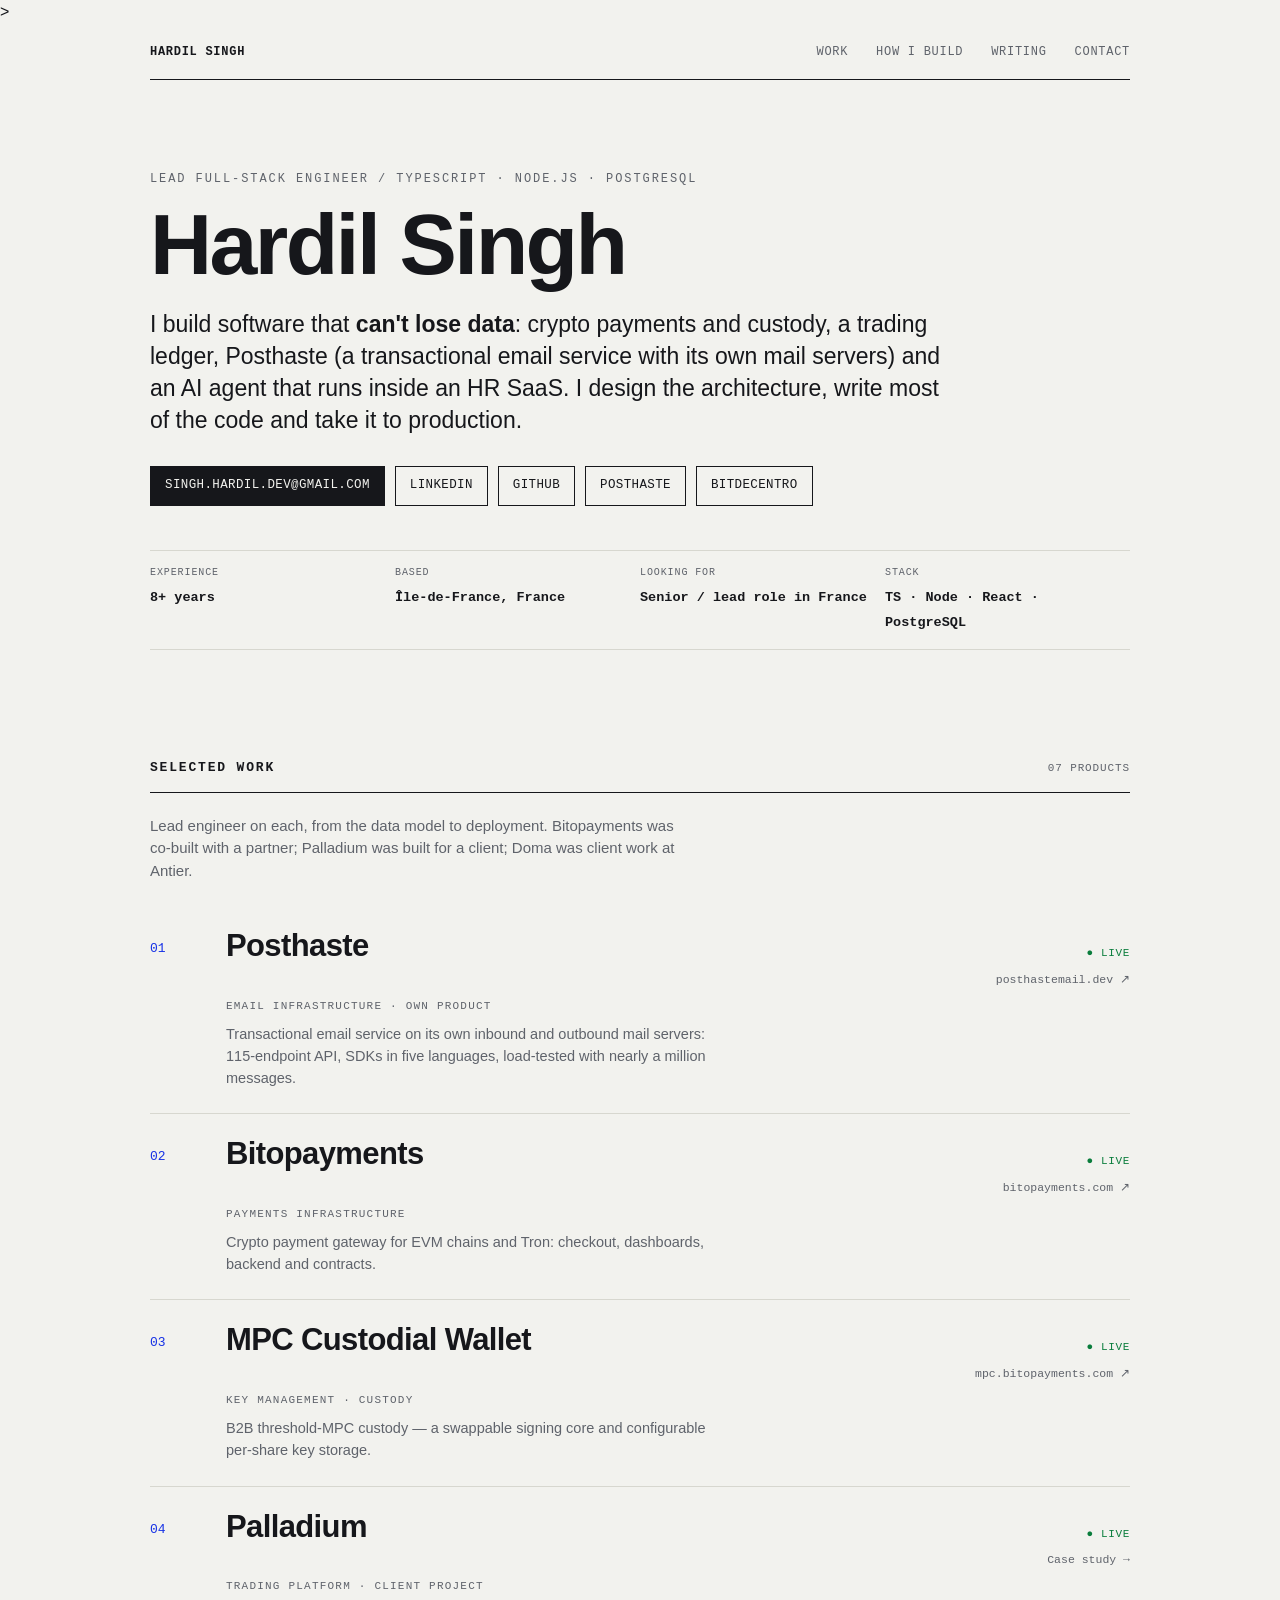
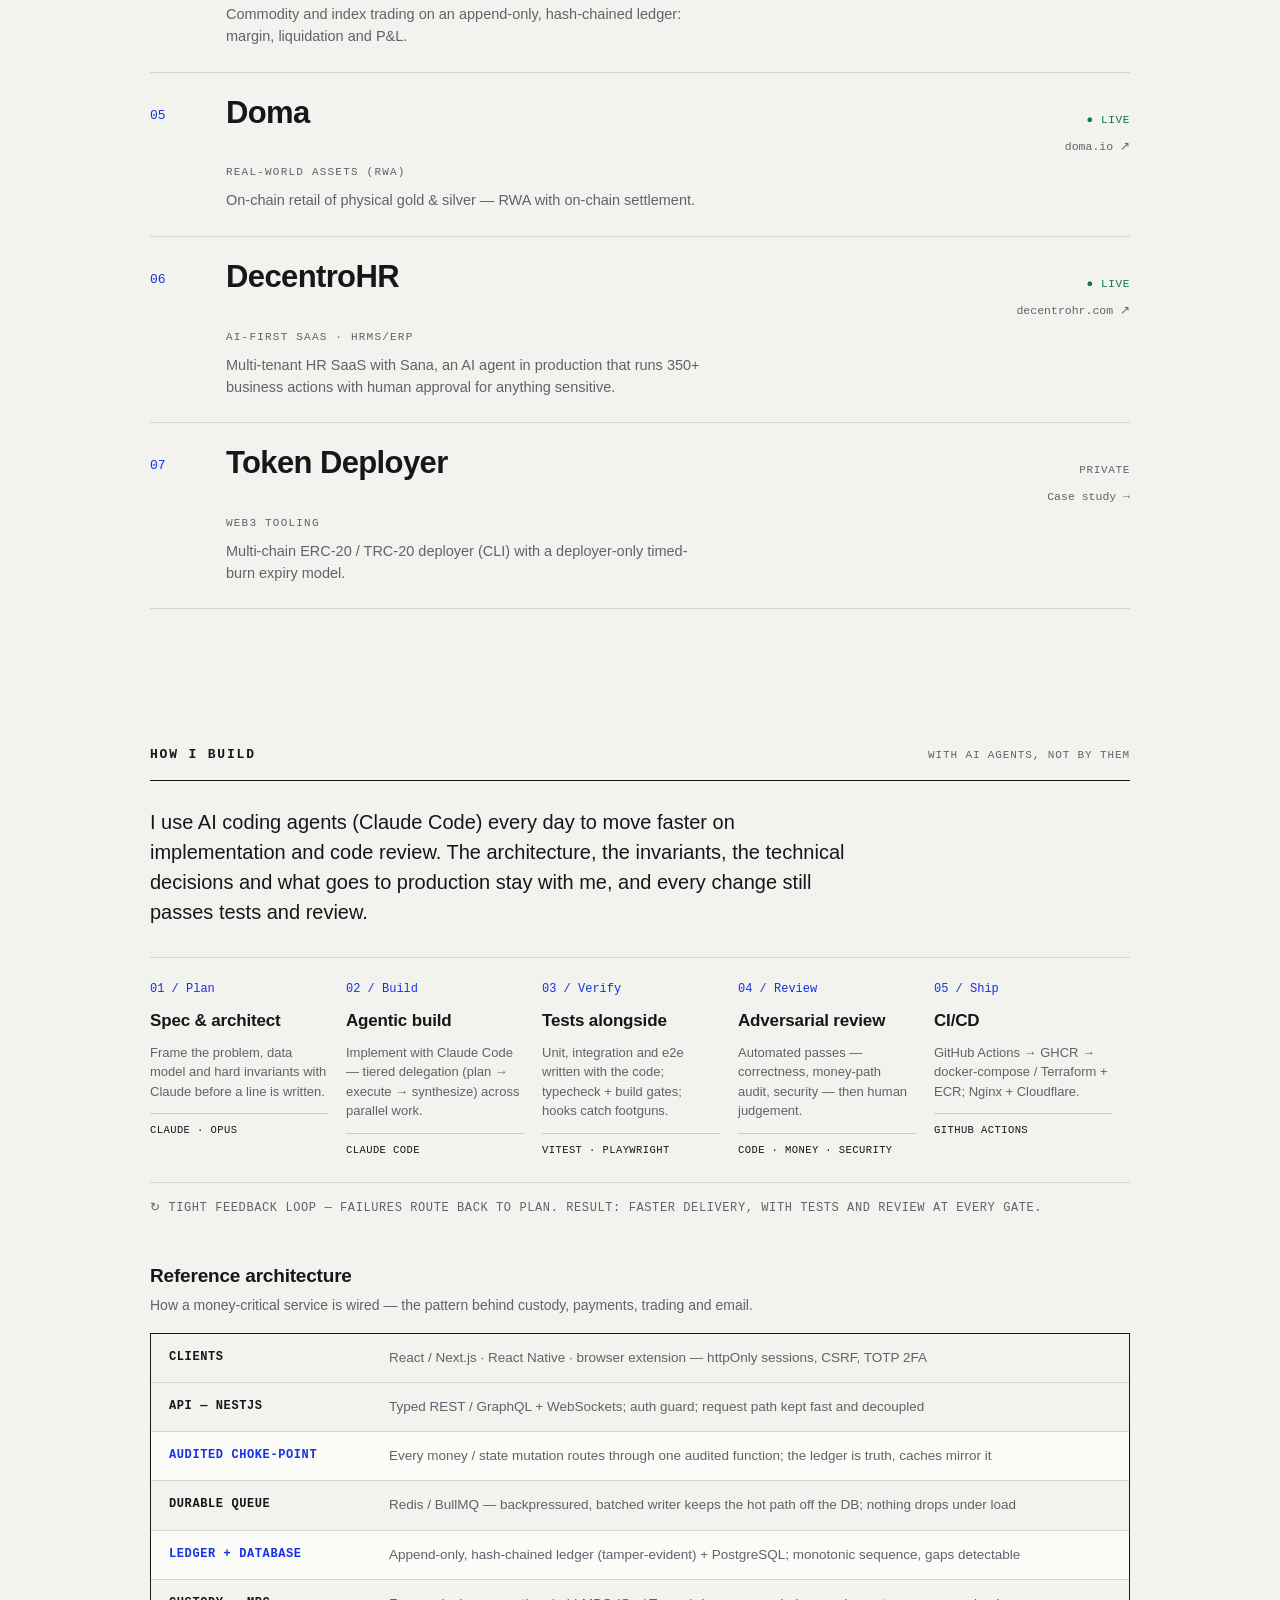
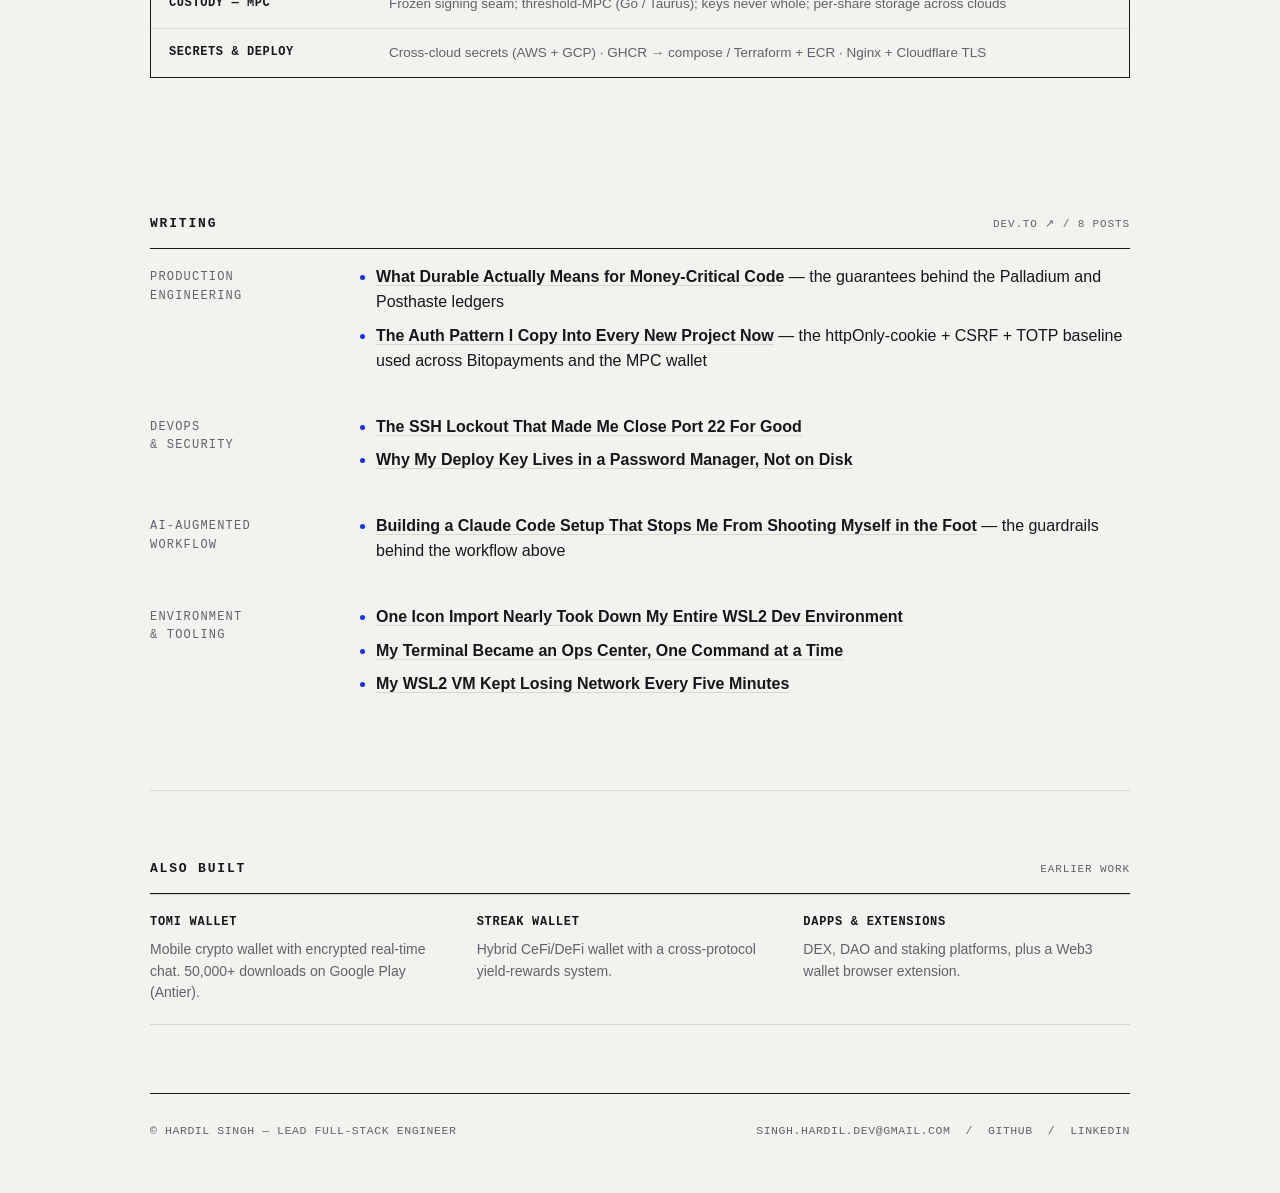
<file: index.html>
<!doctype html>
<html lang="en">
<head>
<meta charset="utf-8">
<meta name="viewport" content="width=device-width, initial-scale=1">
<title>Hardil Singh — Lead Full-Stack Engineer</title>
<meta name="description" content="Lead full-stack engineer (TypeScript, Node.js, PostgreSQL). Payments and custody, a trading ledger, a transactional email service and a production AI agent. Based in Île-de-France."
<meta property="og:type" content="website">
<meta property="og:url" content="https://hardil-bitdecentro.github.io/">
<meta property="og:title" content="Hardil Singh — Lead Full-Stack Engineer">
<meta property="og:description" content="Lead full-stack engineer (TypeScript, Node.js, PostgreSQL). Payments and custody, a trading ledger, a transactional email service and a production AI agent. Based in Île-de-France.">
<meta property="og:image" content="https://hardil-bitdecentro.github.io/og.png">
<meta property="og:image:width" content="1200">
<meta property="og:image:height" content="630">
<meta name="twitter:card" content="summary_large_image">
<meta name="twitter:image" content="https://hardil-bitdecentro.github.io/og.png">>
<link rel="stylesheet" href="/style.css">
</head>
<body><div class="wrap"><div class="top">
  <a class="nm" href="/">HARDIL SINGH</a>
  <nav>
    <a href="/#work">Work</a>
    <a href="/#how">How I build</a>
    <a href="/#writing">Writing</a>
    <a href="mailto:singh.hardil.dev@gmail.com">Contact</a>
  </nav>
</div></div><div class="wrap">
  <header class="hero">
    <div class="kicker">Lead Full-Stack Engineer / TypeScript · Node.js · PostgreSQL</div>
    <h1>Hardil Singh</h1>
    <p class="sub">I build software that <b>can't lose data</b>: crypto payments and custody, a trading
    ledger, Posthaste (a transactional email service with its own mail servers) and an AI agent that runs
    inside an HR SaaS. I design the architecture, write most of the code and take it to production.</p>
    <div class="links">
      <a class="pr" href="mailto:singh.hardil.dev@gmail.com">singh.hardil.dev@gmail.com</a>
      <a href="https://www.linkedin.com/in/hardil-singh-a0726788">LinkedIn</a>
      <a href="https://github.com/hardil-bitdecentro">GitHub</a>
      <a href="https://posthastemail.dev">Posthaste</a>
      <a href="https://bitdecentro.com">BitDecentro</a>
    </div>
    <div class="facts">
      <div><span>Experience</span><b>8+ years</b></div>
      <div><span>Based</span><b>Île-de-France, France</b></div>
      <div><span>Looking for</span><b>Senior / lead role in France</b></div>
      <div><span>Stack</span><b>TS · Node · React · PostgreSQL</b></div>
    </div>
  </header>

  <section id="work">
    <div class="sh"><h2>Selected Work</h2><span class="c">07 products</span></div>
    <p class="lede" style="margin:22px 0 24px;color:var(--sub);font-size:15px;">Lead engineer on each, from the data model to deployment. Bitopayments was co-built with a partner; Palladium was built for a client; Doma was client work at Antier.</p>
    <div class="index">
    <a class="row" href="/projects/posthaste.html">
      <div class="num">01</div>
      <div>
        <div class="rowtop"><div class="nm">Posthaste</div><div class="side"><span class="status live">Live</span><span class="go">posthastemail.dev &nearr;</span></div></div>
        <div class="cat">Email infrastructure · own product</div>
        <div class="desc">Transactional email service on its own inbound and outbound mail servers: 115-endpoint API, SDKs in five languages, load-tested with nearly a million messages.</div>
      </div>
    </a><a class="row" href="/projects/bitopayments.html">
      <div class="num">02</div>
      <div>
        <div class="rowtop"><div class="nm">Bitopayments</div><div class="side"><span class="status live">Live</span><span class="go">bitopayments.com &nearr;</span></div></div>
        <div class="cat">Payments infrastructure</div>
        <div class="desc">Crypto payment gateway for EVM chains and Tron: checkout, dashboards, backend and contracts.</div>
      </div>
    </a><a class="row" href="/projects/mpc-wallet.html">
      <div class="num">03</div>
      <div>
        <div class="rowtop"><div class="nm">MPC Custodial Wallet</div><div class="side"><span class="status live">Live</span><span class="go">mpc.bitopayments.com &nearr;</span></div></div>
        <div class="cat">Key management · custody</div>
        <div class="desc">B2B threshold-MPC custody — a swappable signing core and configurable per-share key storage.</div>
      </div>
    </a><a class="row" href="/projects/palladium.html">
      <div class="num">04</div>
      <div>
        <div class="rowtop"><div class="nm">Palladium</div><div class="side"><span class="status live">Live</span><span class="go">Case study &rarr;</span></div></div>
        <div class="cat">Trading platform · client project</div>
        <div class="desc">Commodity and index trading on an append-only, hash-chained ledger: margin, liquidation and P&amp;L.</div>
      </div>
    </a><a class="row" href="/projects/doma.html">
      <div class="num">05</div>
      <div>
        <div class="rowtop"><div class="nm">Doma</div><div class="side"><span class="status live">Live</span><span class="go">doma.io &nearr;</span></div></div>
        <div class="cat">Real-world assets (RWA)</div>
        <div class="desc">On-chain retail of physical gold &amp; silver — RWA with on-chain settlement.</div>
      </div>
    </a><a class="row" href="/projects/decentrohr.html">
      <div class="num">06</div>
      <div>
        <div class="rowtop"><div class="nm">DecentroHR</div><div class="side"><span class="status live">Live</span><span class="go">decentrohr.com &nearr;</span></div></div>
        <div class="cat">AI-first SaaS · HRMS/ERP</div>
        <div class="desc">Multi-tenant HR SaaS with Sana, an AI agent in production that runs 350+ business actions with human approval for anything sensitive.</div>
      </div>
    </a><a class="row" href="/projects/token-deployer.html">
      <div class="num">07</div>
      <div>
        <div class="rowtop"><div class="nm">Token Deployer</div><div class="side"><span class="status priv">Private</span><span class="go">Case study &rarr;</span></div></div>
        <div class="cat">Web3 tooling</div>
        <div class="desc">Multi-chain ERC-20 / TRC-20 deployer (CLI) with a deployer-only timed-burn expiry model.</div>
      </div>
    </a>
    </div>
  </section>

  <section id="how">
    <div class="sh"><h2>How I Build</h2><span class="c">With AI agents, not by them</span></div>
    <p class="lede" style="margin:26px 0 30px;">I use AI coding agents (Claude Code) every day to move
    faster on implementation and code review. The architecture, the invariants, the technical decisions
    and what goes to production stay with me, and every change still passes tests and review.</p>
    <div class="proc"><div class="st"><div class="n">01 / Plan</div><h3>Spec &amp; architect</h3><p>Frame the problem, data model and hard invariants with Claude before a line is written.</p><div class="tool">Claude · Opus</div></div><div class="st"><div class="n">02 / Build</div><h3>Agentic build</h3><p>Implement with Claude Code — tiered delegation (plan → execute → synthesize) across parallel work.</p><div class="tool">Claude Code</div></div><div class="st"><div class="n">03 / Verify</div><h3>Tests alongside</h3><p>Unit, integration and e2e written with the code; typecheck + build gates; hooks catch footguns.</p><div class="tool">vitest · Playwright</div></div><div class="st"><div class="n">04 / Review</div><h3>Adversarial review</h3><p>Automated passes — correctness, money-path audit, security — then human judgement.</p><div class="tool">code · money · security</div></div><div class="st"><div class="n">05 / Ship</div><h3>CI/CD</h3><p>GitHub Actions → GHCR → docker-compose / Terraform + ECR; Nginx + Cloudflare.</p><div class="tool">GitHub Actions</div></div></div>
    <div class="loop">&#8635; Tight feedback loop — failures route back to plan. Result: faster delivery, with tests and review at every gate.</div>

    <h3 style="font-size:19px;margin:44px 0 4px;letter-spacing:-.01em;">Reference architecture</h3>
    <p style="color:var(--sub);font-size:14px;margin:0 0 16px;">How a money-critical service is wired — the pattern behind custody, payments, trading and email.</p>
    <div class="arch"><div class="layer"><div class="ln">Clients</div><div class="ld">React / Next.js · React Native · browser extension — httpOnly sessions, CSRF, TOTP 2FA</div></div><div class="layer"><div class="ln">API — NestJS</div><div class="ld">Typed REST / GraphQL + WebSockets; auth guard; request path kept fast and decoupled</div></div><div class="layer hot"><div class="ln">Audited choke-point</div><div class="ld">Every money / state mutation routes through one audited function; the ledger is truth, caches mirror it</div></div><div class="layer"><div class="ln">Durable queue</div><div class="ld">Redis / BullMQ — backpressured, batched writer keeps the hot path off the DB; nothing drops under load</div></div><div class="layer hot"><div class="ln">Ledger + database</div><div class="ld">Append-only, hash-chained ledger (tamper-evident) + PostgreSQL; monotonic sequence, gaps detectable</div></div><div class="layer"><div class="ln">Custody — MPC</div><div class="ld">Frozen signing seam; threshold-MPC (Go / Taurus); keys never whole; per-share storage across clouds</div></div><div class="layer"><div class="ln">Secrets &amp; deploy</div><div class="ld">Cross-cloud secrets (AWS + GCP) · GHCR → compose / Terraform + ECR · Nginx + Cloudflare TLS</div></div></div>
  </section>

  <section id="writing">
    <div class="sh"><h2>Writing</h2><span class="c"><a href="https://dev.to/hardil_singh_08a1f0abf23d" style="color:var(--sub)">dev.to &nearr;</a> / 8 posts</span></div>
    <div class="body-cols">
      <div class="lbl">Production<br>engineering</div>
      <ul>
        <li><a href="https://dev.to/hardil_singh_08a1f0abf23d/what-durable-actually-means-for-money-critical-code-5c7m">What Durable Actually Means for Money-Critical Code</a> — the guarantees behind the Palladium and Posthaste ledgers</li>
        <li><a href="https://dev.to/hardil_singh_08a1f0abf23d/the-auth-pattern-i-copy-into-every-new-project-now-2p9d">The Auth Pattern I Copy Into Every New Project Now</a> — the httpOnly-cookie + CSRF + TOTP baseline used across Bitopayments and the MPC wallet</li>
      </ul>
    </div>
    <div class="body-cols">
      <div class="lbl">DevOps<br>&amp; security</div>
      <ul>
        <li><a href="https://dev.to/hardil_singh_08a1f0abf23d/the-ssh-lockout-that-made-me-close-port-22-for-good-3cde">The SSH Lockout That Made Me Close Port 22 For Good</a></li>
        <li><a href="https://dev.to/hardil_singh_08a1f0abf23d/why-my-deploy-key-lives-in-a-password-manager-not-on-disk-27l7">Why My Deploy Key Lives in a Password Manager, Not on Disk</a></li>
      </ul>
    </div>
    <div class="body-cols">
      <div class="lbl">AI-augmented<br>workflow</div>
      <ul>
        <li><a href="https://dev.to/hardil_singh_08a1f0abf23d/building-a-claude-code-setup-that-stops-me-from-shooting-myself-in-the-foot-3f50">Building a Claude Code Setup That Stops Me From Shooting Myself in the Foot</a> — the guardrails behind the workflow above</li>
      </ul>
    </div>
    <div class="body-cols">
      <div class="lbl">Environment<br>&amp; tooling</div>
      <ul>
        <li><a href="https://dev.to/hardil_singh_08a1f0abf23d/one-icon-import-nearly-took-down-my-entire-wsl2-dev-environment-2l01">One Icon Import Nearly Took Down My Entire WSL2 Dev Environment</a></li>
        <li><a href="https://dev.to/hardil_singh_08a1f0abf23d/my-terminal-became-an-ops-center-one-command-at-a-time-6c">My Terminal Became an Ops Center, One Command at a Time</a></li>
        <li><a href="https://dev.to/hardil_singh_08a1f0abf23d/my-wsl2-vm-kept-losing-network-every-five-minutes-1319">My WSL2 VM Kept Losing Network Every Five Minutes</a></li>
      </ul>
    </div>
  </section>

  <section id="also">
    <div class="sh"><h2>Also Built</h2><span class="c">Earlier work</span></div>
    <div class="also">
      <div><b>TOMI Wallet</b>Mobile crypto wallet with encrypted real-time chat. 50,000+ downloads on Google Play (Antier).</div>
      <div><b>Streak Wallet</b>Hybrid CeFi/DeFi wallet with a cross-protocol yield-rewards system.</div>
      <div><b>dApps &amp; extensions</b>DEX, DAO and staking platforms, plus a Web3 wallet browser extension.</div>
    </div>
  </section>
</div><div class="wrap"><footer>
  <span>© Hardil Singh — Lead Full-Stack Engineer</span>
  <span><a href="mailto:singh.hardil.dev@gmail.com">singh.hardil.dev@gmail.com</a> &nbsp;/&nbsp; <a href="https://github.com/hardil-bitdecentro">GitHub</a> &nbsp;/&nbsp; <a href="https://www.linkedin.com/in/hardil-singh-a0726788">LinkedIn</a></span>
</footer></div></body></html>
</file>
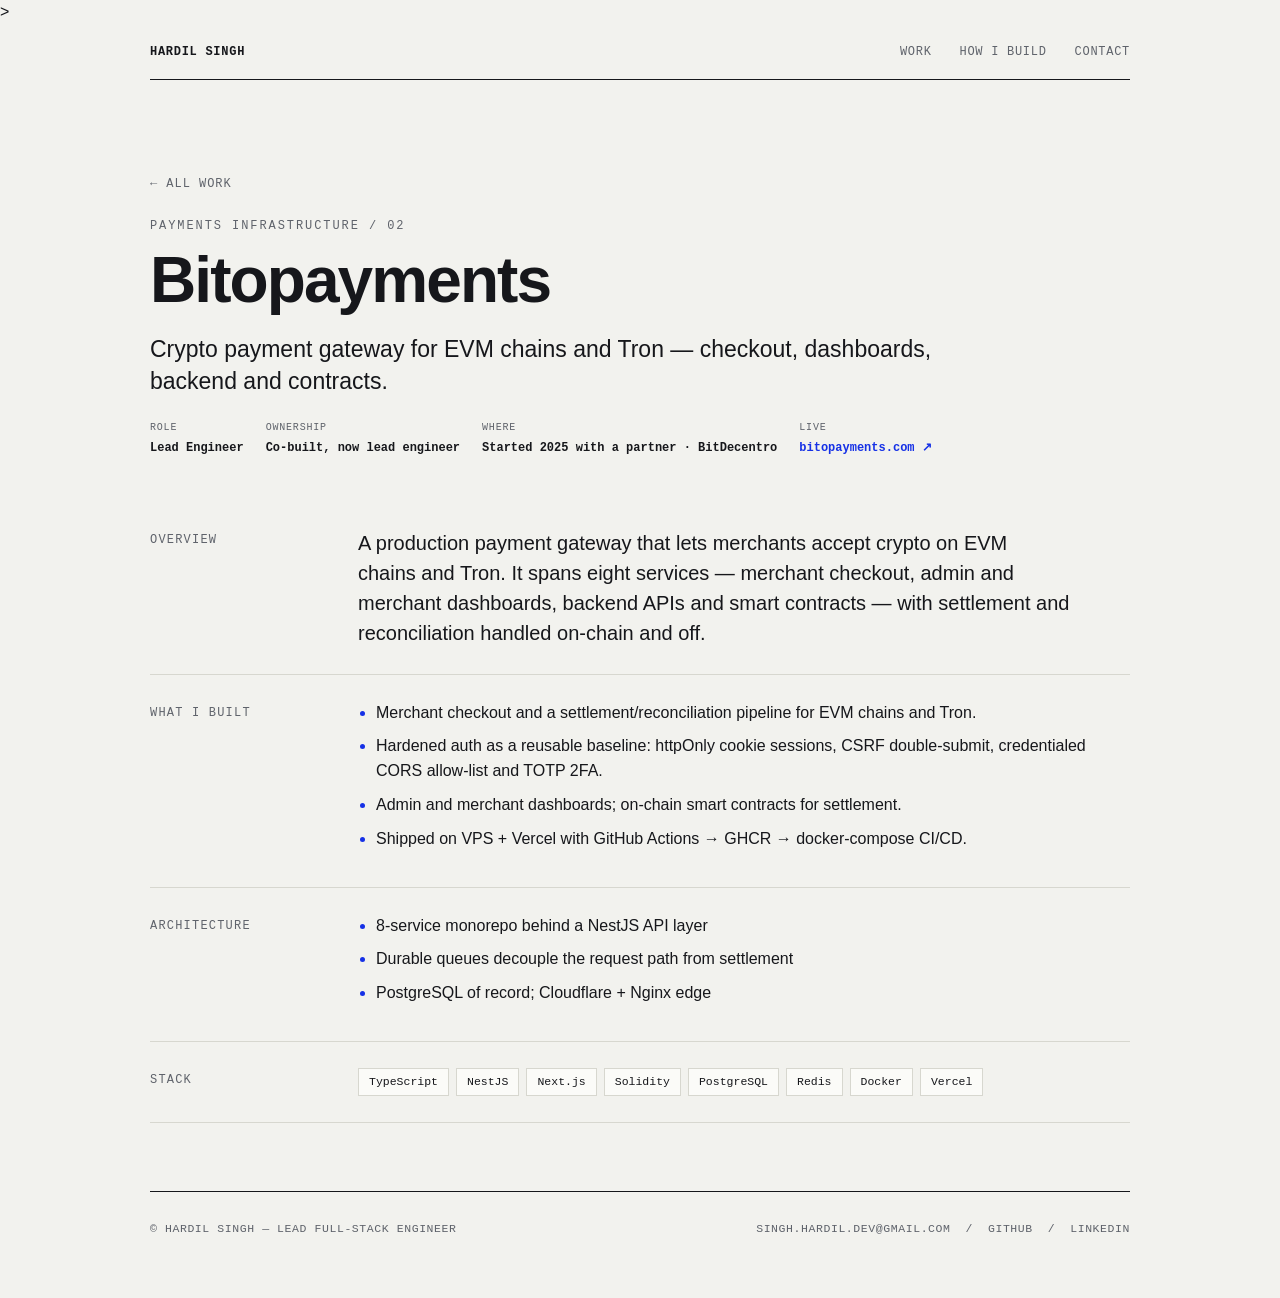
<file: projects/bitopayments.html>
<!doctype html>
<html lang="en">
<head>
<meta charset="utf-8">
<meta name="viewport" content="width=device-width, initial-scale=1">
<title>Bitopayments — Hardil Singh</title>
<meta name="description" content="Crypto payment gateway for EVM chains and Tron — checkout, dashboards, backend and contracts."
<meta property="og:type" content="website">
<meta property="og:url" content="https://hardil-bitdecentro.github.io/projects/bitopayments.html">
<meta property="og:title" content="Bitopayments — Hardil Singh">
<meta property="og:description" content="Crypto payment gateway for EVM chains and Tron — checkout, dashboards, backend and contracts.">
<meta property="og:image" content="https://hardil-bitdecentro.github.io/og.png">
<meta property="og:image:width" content="1200">
<meta property="og:image:height" content="630">
<meta name="twitter:card" content="summary_large_image">
<meta name="twitter:image" content="https://hardil-bitdecentro.github.io/og.png">>
<link rel="stylesheet" href="/style.css">
</head>
<body><div class="wrap"><div class="top">
  <a class="nm" href="/">HARDIL SINGH</a>
  <nav>
    <a href="/#work">Work</a>
    <a href="/#how">How I build</a>
    <a href="mailto:singh.hardil.dev@gmail.com">Contact</a>
  </nav>
</div></div><div class="wrap">
  <header class="hero" style="padding-bottom:8px;">
    <a class="backlink" href="/#work">&larr; All work</a>
    <div class="kicker" style="margin-top:22px;">Payments infrastructure / 02</div>
    <h1 style="font-size:clamp(38px,7vw,64px);">Bitopayments</h1>
    <p class="sub">Crypto payment gateway for EVM chains and Tron — checkout, dashboards, backend and contracts.</p>
    <div class="detail-meta">
      <div><span>Role</span><b>Lead Engineer</b></div>
      <div><span>Ownership</span><b>Co-built, now lead engineer</b></div>
      <div><span>Where</span><b>Started 2025 with a partner · BitDecentro</b></div>
      <div><span>Live</span><b><a href="https://bitopayments.com">bitopayments.com &nearr;</a></b></div>
    </div>
  </header>

  <section style="padding-top:36px;">
    <div class="body-cols"><div class="lbl">Overview</div><p class="lede">A production payment gateway that lets merchants accept crypto on EVM chains and Tron. It spans eight services — merchant checkout, admin and merchant dashboards, backend APIs and smart contracts — with settlement and reconciliation handled on-chain and off.</p></div>
    <div class="body-cols"><div class="lbl">What I built</div><ul><li>Merchant checkout and a settlement/reconciliation pipeline for EVM chains and Tron.</li><li>Hardened auth as a reusable baseline: httpOnly cookie sessions, CSRF double-submit, credentialed CORS allow-list and TOTP 2FA.</li><li>Admin and merchant dashboards; on-chain smart contracts for settlement.</li><li>Shipped on VPS + Vercel with GitHub Actions → GHCR → docker-compose CI/CD.</li></ul></div>
    <div class="body-cols"><div class="lbl">Architecture</div><ul><li>8-service monorepo behind a NestJS API layer</li><li>Durable queues decouple the request path from settlement</li><li>PostgreSQL of record; Cloudflare + Nginx edge</li></ul></div>
    <div class="body-cols"><div class="lbl">Stack</div><div class="chips"><span>TypeScript</span><span>NestJS</span><span>Next.js</span><span>Solidity</span><span>PostgreSQL</span><span>Redis</span><span>Docker</span><span>Vercel</span></div></div>
  </section>
</div><div class="wrap"><footer>
  <span>© Hardil Singh — Lead Full-Stack Engineer</span>
  <span><a href="mailto:singh.hardil.dev@gmail.com">singh.hardil.dev@gmail.com</a> &nbsp;/&nbsp; <a href="https://github.com/hardil-bitdecentro">GitHub</a> &nbsp;/&nbsp; <a href="https://www.linkedin.com/in/hardil-singh-a0726788">LinkedIn</a></span>
</footer></div></body></html>
</file>
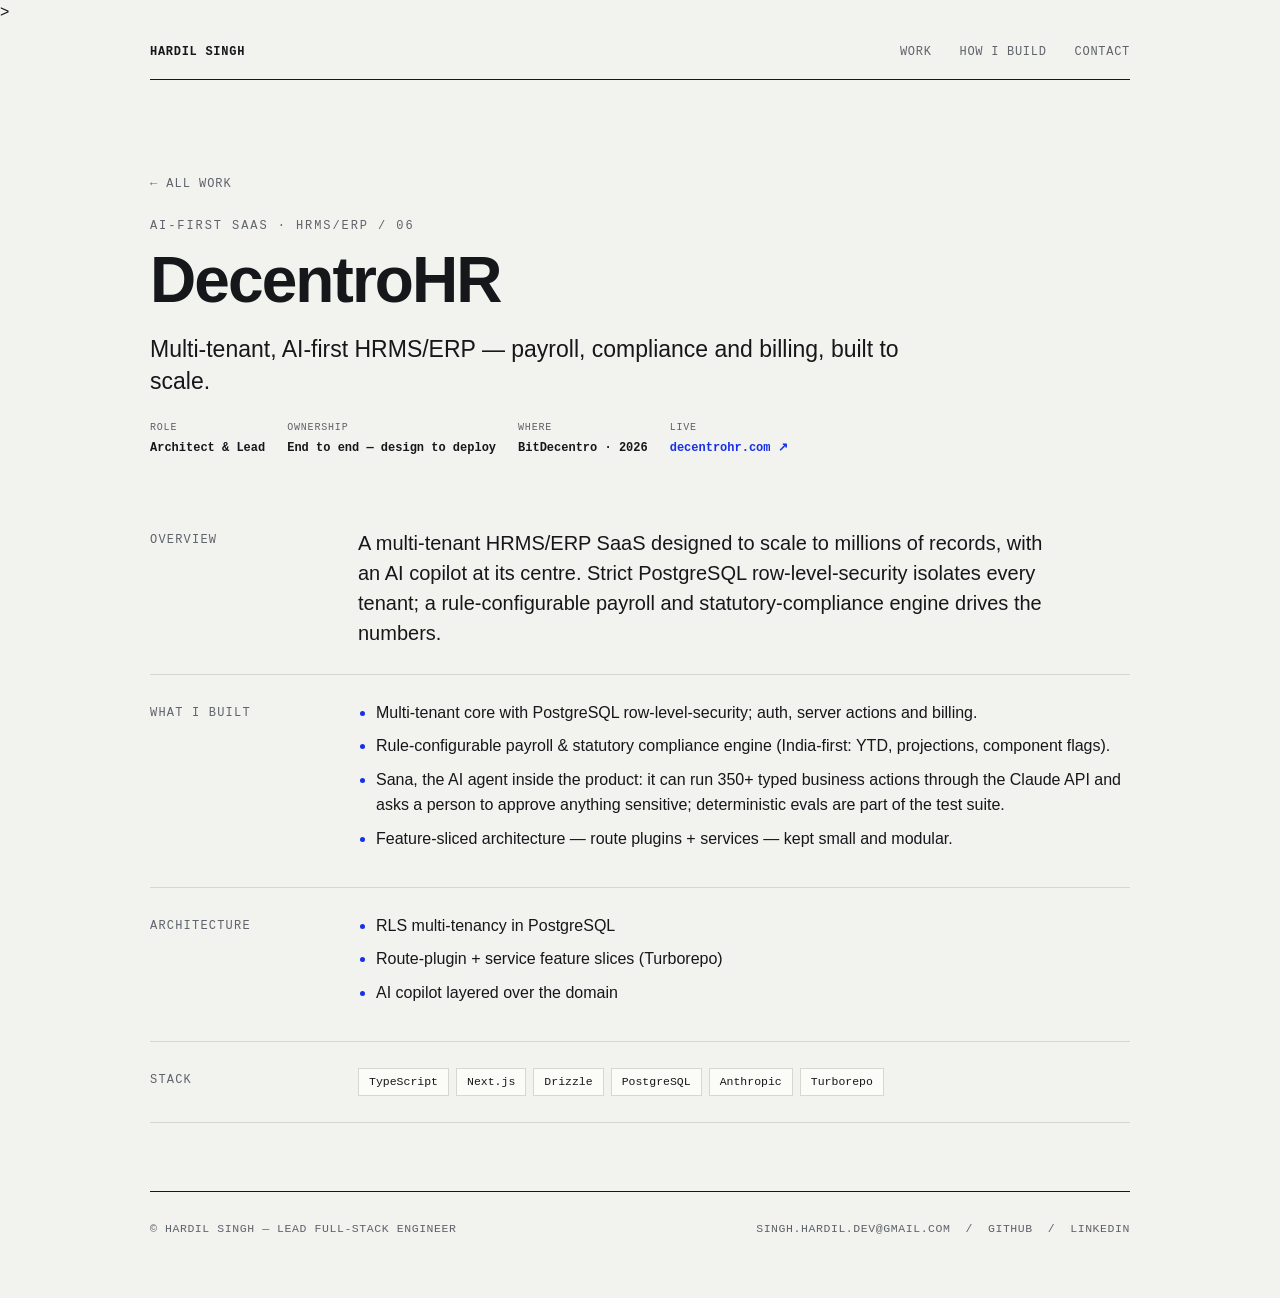
<file: projects/decentrohr.html>
<!doctype html>
<html lang="en">
<head>
<meta charset="utf-8">
<meta name="viewport" content="width=device-width, initial-scale=1">
<title>DecentroHR — Hardil Singh</title>
<meta name="description" content="Multi-tenant, AI-first HRMS/ERP — payroll, compliance and billing, built to scale."
<meta property="og:type" content="website">
<meta property="og:url" content="https://hardil-bitdecentro.github.io/projects/decentrohr.html">
<meta property="og:title" content="DecentroHR — Hardil Singh">
<meta property="og:description" content="Multi-tenant, AI-first HRMS/ERP — payroll, compliance and billing, built to scale.">
<meta property="og:image" content="https://hardil-bitdecentro.github.io/og.png">
<meta property="og:image:width" content="1200">
<meta property="og:image:height" content="630">
<meta name="twitter:card" content="summary_large_image">
<meta name="twitter:image" content="https://hardil-bitdecentro.github.io/og.png">>
<link rel="stylesheet" href="/style.css">
</head>
<body><div class="wrap"><div class="top">
  <a class="nm" href="/">HARDIL SINGH</a>
  <nav>
    <a href="/#work">Work</a>
    <a href="/#how">How I build</a>
    <a href="mailto:singh.hardil.dev@gmail.com">Contact</a>
  </nav>
</div></div><div class="wrap">
  <header class="hero" style="padding-bottom:8px;">
    <a class="backlink" href="/#work">&larr; All work</a>
    <div class="kicker" style="margin-top:22px;">AI-first SaaS · HRMS/ERP / 06</div>
    <h1 style="font-size:clamp(38px,7vw,64px);">DecentroHR</h1>
    <p class="sub">Multi-tenant, AI-first HRMS/ERP — payroll, compliance and billing, built to scale.</p>
    <div class="detail-meta">
      <div><span>Role</span><b>Architect &amp; Lead</b></div>
      <div><span>Ownership</span><b>End to end — design to deploy</b></div>
      <div><span>Where</span><b>BitDecentro · 2026</b></div>
      <div><span>Live</span><b><a href="https://decentrohr.com">decentrohr.com &nearr;</a></b></div>
    </div>
  </header>

  <section style="padding-top:36px;">
    <div class="body-cols"><div class="lbl">Overview</div><p class="lede">A multi-tenant HRMS/ERP SaaS designed to scale to millions of records, with an AI copilot at its centre. Strict PostgreSQL row-level-security isolates every tenant; a rule-configurable payroll and statutory-compliance engine drives the numbers.</p></div>
    <div class="body-cols"><div class="lbl">What I built</div><ul><li>Multi-tenant core with PostgreSQL row-level-security; auth, server actions and billing.</li><li>Rule-configurable payroll & statutory compliance engine (India-first: YTD, projections, component flags).</li><li>Sana, the AI agent inside the product: it can run 350+ typed business actions through the Claude API and asks a person to approve anything sensitive; deterministic evals are part of the test suite.</li><li>Feature-sliced architecture — route plugins + services — kept small and modular.</li></ul></div>
    <div class="body-cols"><div class="lbl">Architecture</div><ul><li>RLS multi-tenancy in PostgreSQL</li><li>Route-plugin + service feature slices (Turborepo)</li><li>AI copilot layered over the domain</li></ul></div>
    <div class="body-cols"><div class="lbl">Stack</div><div class="chips"><span>TypeScript</span><span>Next.js</span><span>Drizzle</span><span>PostgreSQL</span><span>Anthropic</span><span>Turborepo</span></div></div>
  </section>
</div><div class="wrap"><footer>
  <span>© Hardil Singh — Lead Full-Stack Engineer</span>
  <span><a href="mailto:singh.hardil.dev@gmail.com">singh.hardil.dev@gmail.com</a> &nbsp;/&nbsp; <a href="https://github.com/hardil-bitdecentro">GitHub</a> &nbsp;/&nbsp; <a href="https://www.linkedin.com/in/hardil-singh-a0726788">LinkedIn</a></span>
</footer></div></body></html>
</file>
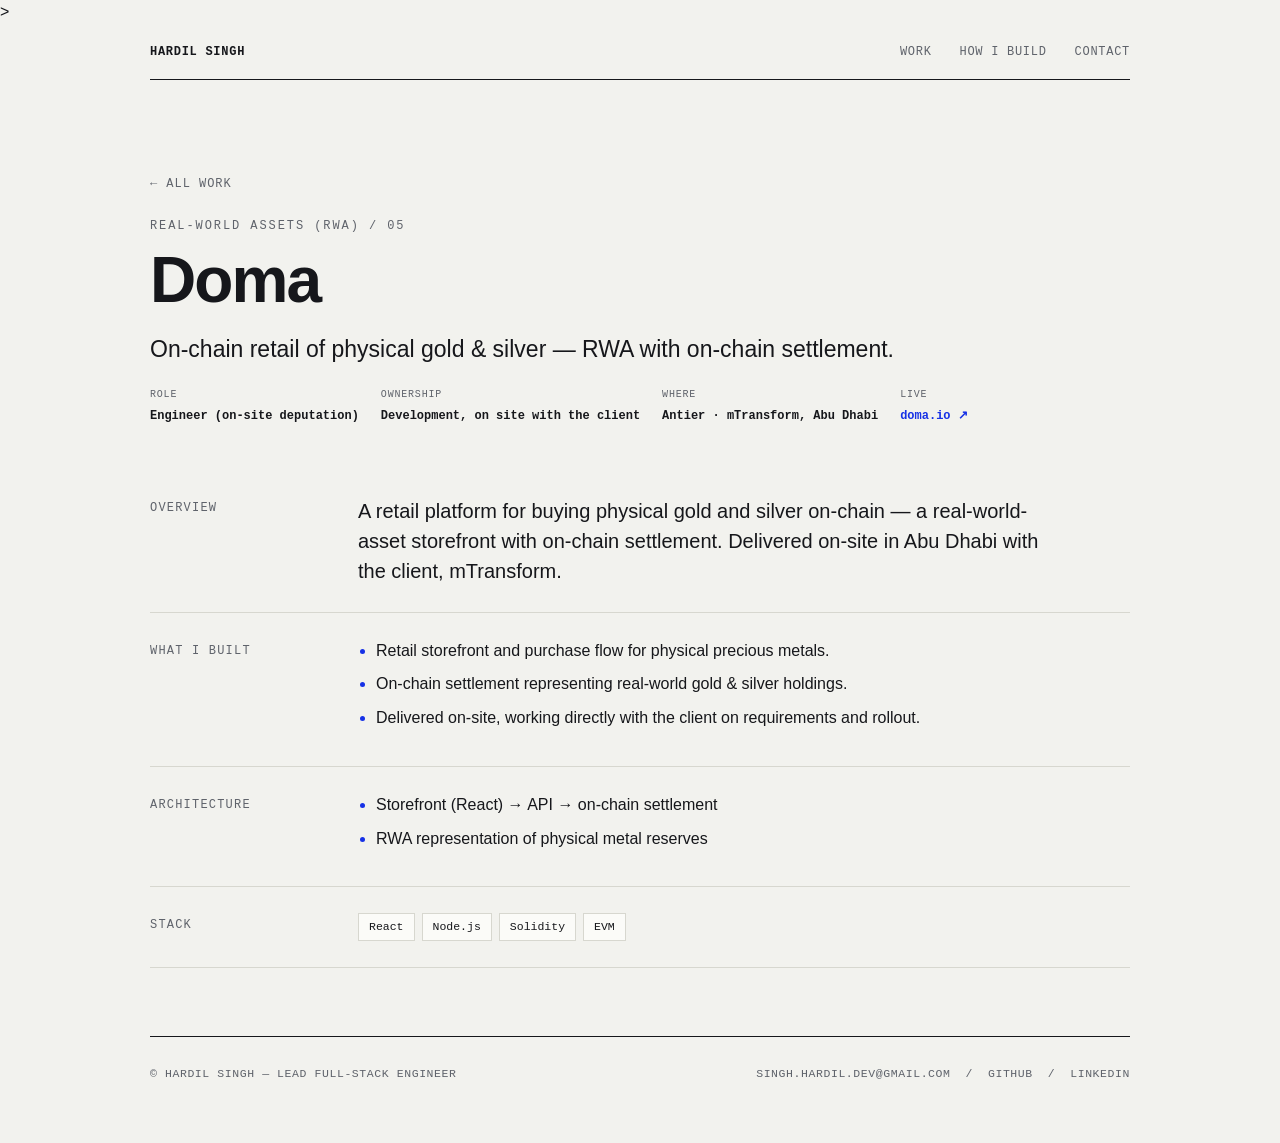
<file: projects/doma.html>
<!doctype html>
<html lang="en">
<head>
<meta charset="utf-8">
<meta name="viewport" content="width=device-width, initial-scale=1">
<title>Doma — Hardil Singh</title>
<meta name="description" content="On-chain retail of physical gold &amp; silver — RWA with on-chain settlement."
<meta property="og:type" content="website">
<meta property="og:url" content="https://hardil-bitdecentro.github.io/projects/doma.html">
<meta property="og:title" content="Doma — Hardil Singh">
<meta property="og:description" content="On-chain retail of physical gold &amp; silver — RWA with on-chain settlement.">
<meta property="og:image" content="https://hardil-bitdecentro.github.io/og.png">
<meta property="og:image:width" content="1200">
<meta property="og:image:height" content="630">
<meta name="twitter:card" content="summary_large_image">
<meta name="twitter:image" content="https://hardil-bitdecentro.github.io/og.png">>
<link rel="stylesheet" href="/style.css">
</head>
<body><div class="wrap"><div class="top">
  <a class="nm" href="/">HARDIL SINGH</a>
  <nav>
    <a href="/#work">Work</a>
    <a href="/#how">How I build</a>
    <a href="mailto:singh.hardil.dev@gmail.com">Contact</a>
  </nav>
</div></div><div class="wrap">
  <header class="hero" style="padding-bottom:8px;">
    <a class="backlink" href="/#work">&larr; All work</a>
    <div class="kicker" style="margin-top:22px;">Real-world assets (RWA) / 05</div>
    <h1 style="font-size:clamp(38px,7vw,64px);">Doma</h1>
    <p class="sub">On-chain retail of physical gold &amp; silver — RWA with on-chain settlement.</p>
    <div class="detail-meta">
      <div><span>Role</span><b>Engineer (on-site deputation)</b></div>
      <div><span>Ownership</span><b>Development, on site with the client</b></div>
      <div><span>Where</span><b>Antier · mTransform, Abu Dhabi</b></div>
      <div><span>Live</span><b><a href="https://doma.io">doma.io &nearr;</a></b></div>
    </div>
  </header>

  <section style="padding-top:36px;">
    <div class="body-cols"><div class="lbl">Overview</div><p class="lede">A retail platform for buying physical gold and silver on-chain — a real-world-asset storefront with on-chain settlement. Delivered on-site in Abu Dhabi with the client, mTransform.</p></div>
    <div class="body-cols"><div class="lbl">What I built</div><ul><li>Retail storefront and purchase flow for physical precious metals.</li><li>On-chain settlement representing real-world gold & silver holdings.</li><li>Delivered on-site, working directly with the client on requirements and rollout.</li></ul></div>
    <div class="body-cols"><div class="lbl">Architecture</div><ul><li>Storefront (React) → API → on-chain settlement</li><li>RWA representation of physical metal reserves</li></ul></div>
    <div class="body-cols"><div class="lbl">Stack</div><div class="chips"><span>React</span><span>Node.js</span><span>Solidity</span><span>EVM</span></div></div>
  </section>
</div><div class="wrap"><footer>
  <span>© Hardil Singh — Lead Full-Stack Engineer</span>
  <span><a href="mailto:singh.hardil.dev@gmail.com">singh.hardil.dev@gmail.com</a> &nbsp;/&nbsp; <a href="https://github.com/hardil-bitdecentro">GitHub</a> &nbsp;/&nbsp; <a href="https://www.linkedin.com/in/hardil-singh-a0726788">LinkedIn</a></span>
</footer></div></body></html>
</file>
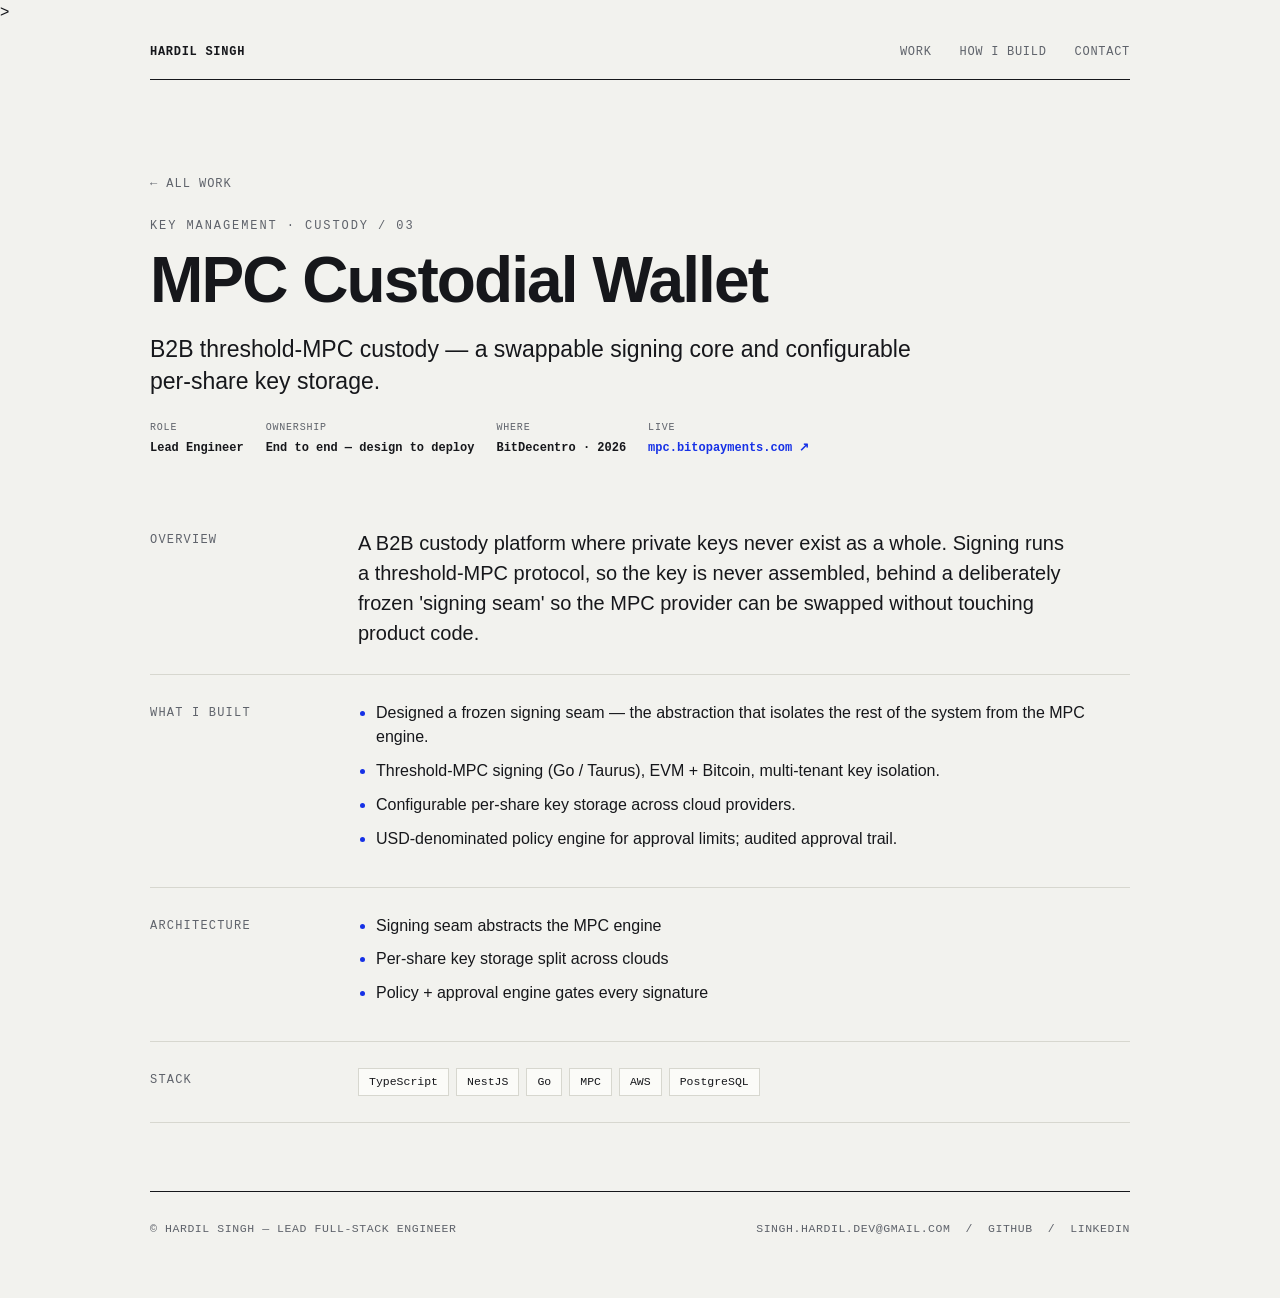
<file: projects/mpc-wallet.html>
<!doctype html>
<html lang="en">
<head>
<meta charset="utf-8">
<meta name="viewport" content="width=device-width, initial-scale=1">
<title>MPC Custodial Wallet — Hardil Singh</title>
<meta name="description" content="B2B threshold-MPC custody — a swappable signing core and configurable per-share key storage."
<meta property="og:type" content="website">
<meta property="og:url" content="https://hardil-bitdecentro.github.io/projects/mpc-wallet.html">
<meta property="og:title" content="MPC Custodial Wallet — Hardil Singh">
<meta property="og:description" content="B2B threshold-MPC custody — a swappable signing core and configurable per-share key storage.">
<meta property="og:image" content="https://hardil-bitdecentro.github.io/og.png">
<meta property="og:image:width" content="1200">
<meta property="og:image:height" content="630">
<meta name="twitter:card" content="summary_large_image">
<meta name="twitter:image" content="https://hardil-bitdecentro.github.io/og.png">>
<link rel="stylesheet" href="/style.css">
</head>
<body><div class="wrap"><div class="top">
  <a class="nm" href="/">HARDIL SINGH</a>
  <nav>
    <a href="/#work">Work</a>
    <a href="/#how">How I build</a>
    <a href="mailto:singh.hardil.dev@gmail.com">Contact</a>
  </nav>
</div></div><div class="wrap">
  <header class="hero" style="padding-bottom:8px;">
    <a class="backlink" href="/#work">&larr; All work</a>
    <div class="kicker" style="margin-top:22px;">Key management · custody / 03</div>
    <h1 style="font-size:clamp(38px,7vw,64px);">MPC Custodial Wallet</h1>
    <p class="sub">B2B threshold-MPC custody — a swappable signing core and configurable per-share key storage.</p>
    <div class="detail-meta">
      <div><span>Role</span><b>Lead Engineer</b></div>
      <div><span>Ownership</span><b>End to end — design to deploy</b></div>
      <div><span>Where</span><b>BitDecentro · 2026</b></div>
      <div><span>Live</span><b><a href="https://mpc.bitopayments.com">mpc.bitopayments.com &nearr;</a></b></div>
    </div>
  </header>

  <section style="padding-top:36px;">
    <div class="body-cols"><div class="lbl">Overview</div><p class="lede">A B2B custody platform where private keys never exist as a whole. Signing runs a threshold-MPC protocol, so the key is never assembled, behind a deliberately frozen &#x27;signing seam&#x27; so the MPC provider can be swapped without touching product code.</p></div>
    <div class="body-cols"><div class="lbl">What I built</div><ul><li>Designed a frozen signing seam — the abstraction that isolates the rest of the system from the MPC engine.</li><li>Threshold-MPC signing (Go / Taurus), EVM + Bitcoin, multi-tenant key isolation.</li><li>Configurable per-share key storage across cloud providers.</li><li>USD-denominated policy engine for approval limits; audited approval trail.</li></ul></div>
    <div class="body-cols"><div class="lbl">Architecture</div><ul><li>Signing seam abstracts the MPC engine</li><li>Per-share key storage split across clouds</li><li>Policy + approval engine gates every signature</li></ul></div>
    <div class="body-cols"><div class="lbl">Stack</div><div class="chips"><span>TypeScript</span><span>NestJS</span><span>Go</span><span>MPC</span><span>AWS</span><span>PostgreSQL</span></div></div>
  </section>
</div><div class="wrap"><footer>
  <span>© Hardil Singh — Lead Full-Stack Engineer</span>
  <span><a href="mailto:singh.hardil.dev@gmail.com">singh.hardil.dev@gmail.com</a> &nbsp;/&nbsp; <a href="https://github.com/hardil-bitdecentro">GitHub</a> &nbsp;/&nbsp; <a href="https://www.linkedin.com/in/hardil-singh-a0726788">LinkedIn</a></span>
</footer></div></body></html>
</file>
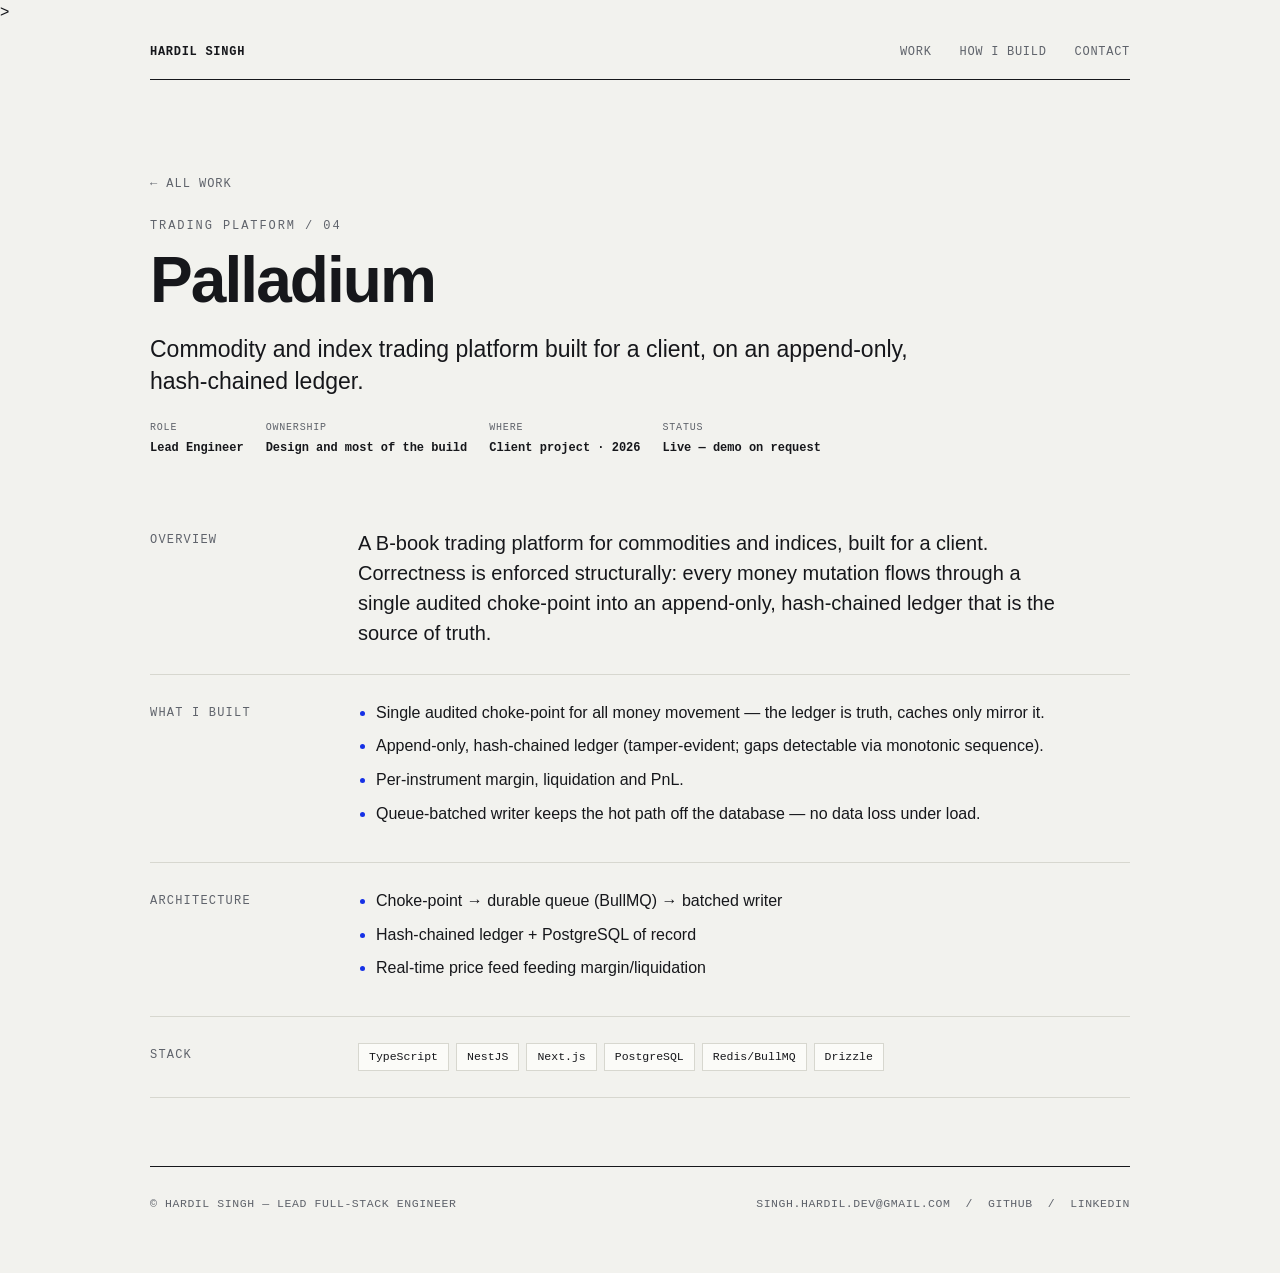
<file: projects/palladium.html>
<!doctype html>
<html lang="en">
<head>
<meta charset="utf-8">
<meta name="viewport" content="width=device-width, initial-scale=1">
<title>Palladium — Hardil Singh</title>
<meta name="description" content="Commodity and index trading platform built for a client, on an append-only, hash-chained ledger."
<meta property="og:type" content="website">
<meta property="og:url" content="https://hardil-bitdecentro.github.io/projects/palladium.html">
<meta property="og:title" content="Palladium — Hardil Singh">
<meta property="og:description" content="Commodity and index trading platform built for a client, on an append-only, hash-chained ledger.">
<meta property="og:image" content="https://hardil-bitdecentro.github.io/og.png">
<meta property="og:image:width" content="1200">
<meta property="og:image:height" content="630">
<meta name="twitter:card" content="summary_large_image">
<meta name="twitter:image" content="https://hardil-bitdecentro.github.io/og.png">>
<link rel="stylesheet" href="/style.css">
</head>
<body><div class="wrap"><div class="top">
  <a class="nm" href="/">HARDIL SINGH</a>
  <nav>
    <a href="/#work">Work</a>
    <a href="/#how">How I build</a>
    <a href="mailto:singh.hardil.dev@gmail.com">Contact</a>
  </nav>
</div></div><div class="wrap">
  <header class="hero" style="padding-bottom:8px;">
    <a class="backlink" href="/#work">&larr; All work</a>
    <div class="kicker" style="margin-top:22px;">Trading platform / 04</div>
    <h1 style="font-size:clamp(38px,7vw,64px);">Palladium</h1>
    <p class="sub">Commodity and index trading platform built for a client, on an append-only, hash-chained ledger.</p>
    <div class="detail-meta">
      <div><span>Role</span><b>Lead Engineer</b></div>
      <div><span>Ownership</span><b>Design and most of the build</b></div>
      <div><span>Where</span><b>Client project · 2026</b></div>
      <div><span>Status</span><b>Live — demo on request</b></div>
    </div>
  </header>

  <section style="padding-top:36px;">
    <div class="body-cols"><div class="lbl">Overview</div><p class="lede">A B-book trading platform for commodities and indices, built for a client. Correctness is enforced structurally: every money mutation flows through a single audited choke-point into an append-only, hash-chained ledger that is the source of truth.</p></div>
    <div class="body-cols"><div class="lbl">What I built</div><ul><li>Single audited choke-point for all money movement — the ledger is truth, caches only mirror it.</li><li>Append-only, hash-chained ledger (tamper-evident; gaps detectable via monotonic sequence).</li><li>Per-instrument margin, liquidation and PnL.</li><li>Queue-batched writer keeps the hot path off the database — no data loss under load.</li></ul></div>
    <div class="body-cols"><div class="lbl">Architecture</div><ul><li>Choke-point → durable queue (BullMQ) → batched writer</li><li>Hash-chained ledger + PostgreSQL of record</li><li>Real-time price feed feeding margin/liquidation</li></ul></div>
    <div class="body-cols"><div class="lbl">Stack</div><div class="chips"><span>TypeScript</span><span>NestJS</span><span>Next.js</span><span>PostgreSQL</span><span>Redis/BullMQ</span><span>Drizzle</span></div></div>
  </section>
</div><div class="wrap"><footer>
  <span>© Hardil Singh — Lead Full-Stack Engineer</span>
  <span><a href="mailto:singh.hardil.dev@gmail.com">singh.hardil.dev@gmail.com</a> &nbsp;/&nbsp; <a href="https://github.com/hardil-bitdecentro">GitHub</a> &nbsp;/&nbsp; <a href="https://www.linkedin.com/in/hardil-singh-a0726788">LinkedIn</a></span>
</footer></div></body></html>
</file>
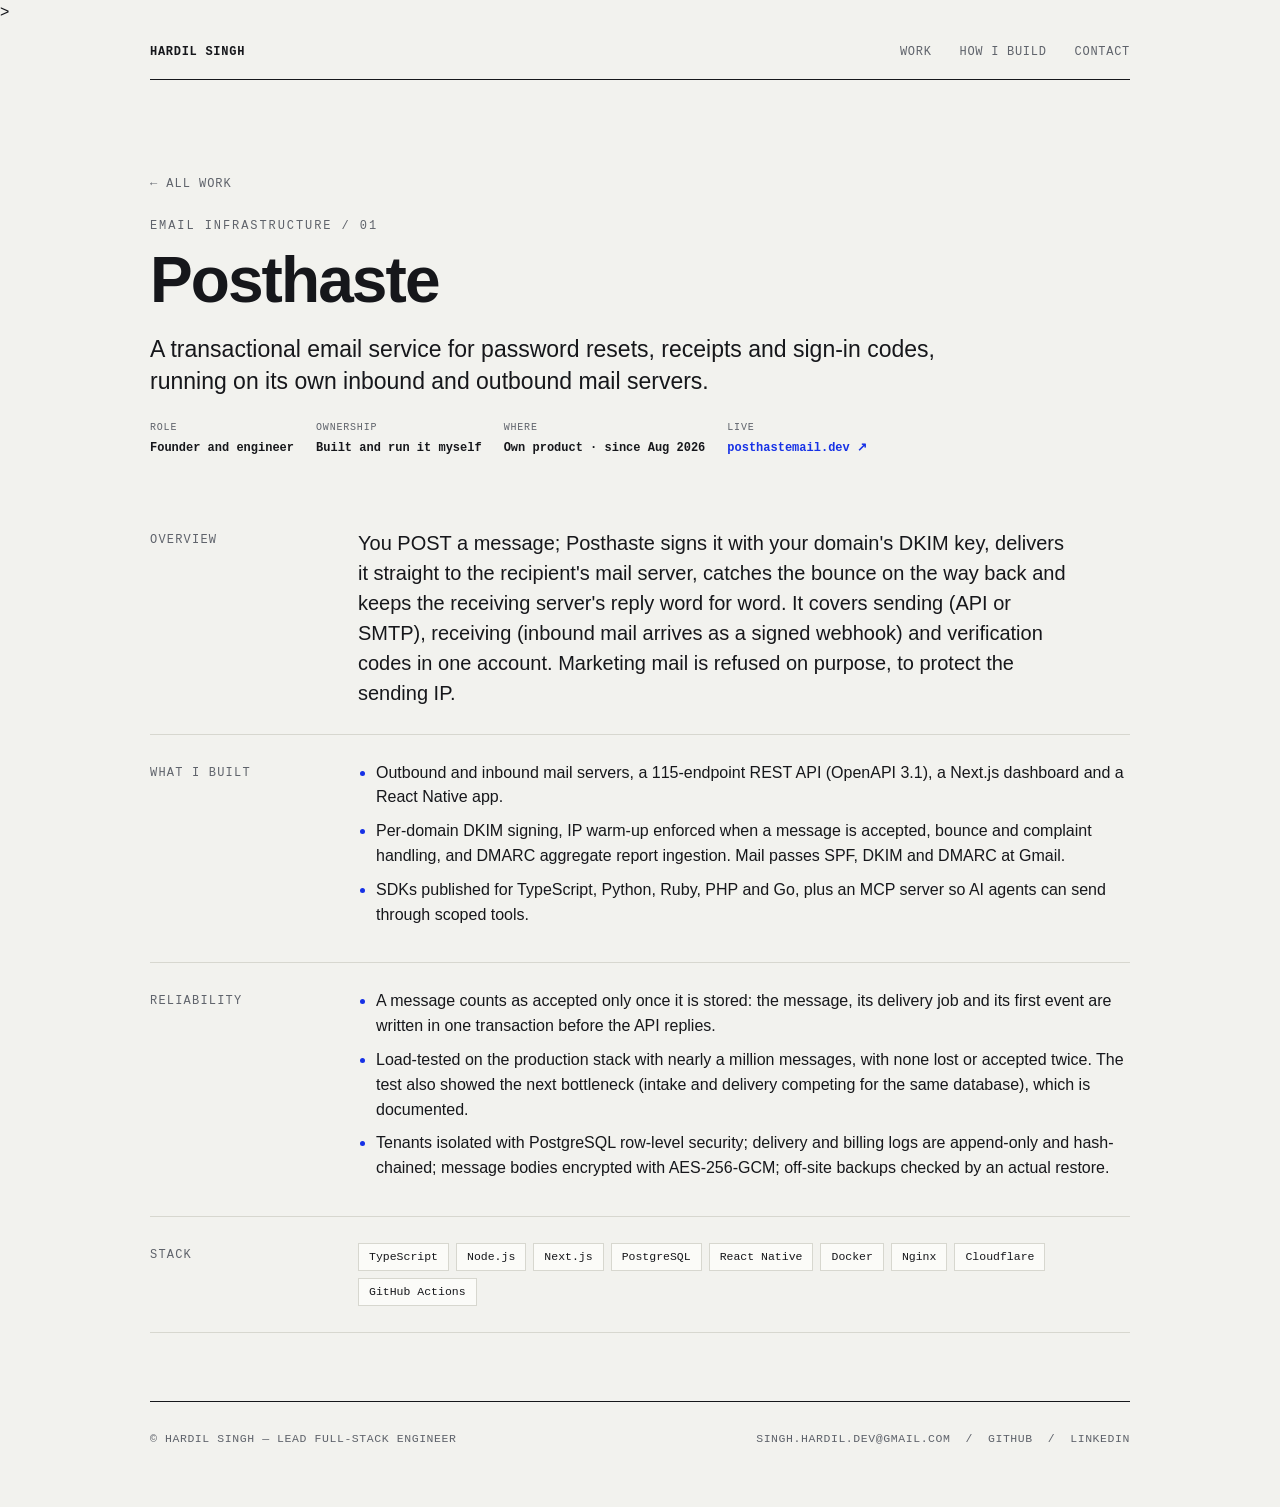
<file: projects/posthaste.html>
<!doctype html>
<html lang="en">
<head>
<meta charset="utf-8">
<meta name="viewport" content="width=device-width, initial-scale=1">
<title>Posthaste — Hardil Singh</title>
<meta name="description" content="Transactional email service on its own inbound and outbound mail servers — API, SDKs in five languages, load-tested with nearly a million messages."
<meta property="og:type" content="website">
<meta property="og:url" content="https://hardil-bitdecentro.github.io/projects/posthaste.html">
<meta property="og:title" content="Posthaste — Hardil Singh">
<meta property="og:description" content="Transactional email service on its own inbound and outbound mail servers — API, SDKs in five languages, load-tested with nearly a million messages.">
<meta property="og:image" content="https://hardil-bitdecentro.github.io/og.png">
<meta property="og:image:width" content="1200">
<meta property="og:image:height" content="630">
<meta name="twitter:card" content="summary_large_image">
<meta name="twitter:image" content="https://hardil-bitdecentro.github.io/og.png">>
<link rel="stylesheet" href="/style.css">
</head>
<body><div class="wrap"><div class="top">
  <a class="nm" href="/">HARDIL SINGH</a>
  <nav>
    <a href="/#work">Work</a>
    <a href="/#how">How I build</a>
    <a href="mailto:singh.hardil.dev@gmail.com">Contact</a>
  </nav>
</div></div><div class="wrap">
  <header class="hero" style="padding-bottom:8px;">
    <a class="backlink" href="/#work">&larr; All work</a>
    <div class="kicker" style="margin-top:22px;">Email infrastructure / 01</div>
    <h1 style="font-size:clamp(38px,7vw,64px);">Posthaste</h1>
    <p class="sub">A transactional email service for password resets, receipts and sign-in codes, running on its own inbound and outbound mail servers.</p>
    <div class="detail-meta">
      <div><span>Role</span><b>Founder and engineer</b></div>
      <div><span>Ownership</span><b>Built and run it myself</b></div>
      <div><span>Where</span><b>Own product · since Aug 2026</b></div>
      <div><span>Live</span><b><a href="https://posthastemail.dev">posthastemail.dev &nearr;</a></b></div>
    </div>
  </header>

  <section style="padding-top:36px;">
    <div class="body-cols"><div class="lbl">Overview</div><p class="lede">You POST a message; Posthaste signs it with your domain's DKIM key, delivers it straight to the recipient's mail server, catches the bounce on the way back and keeps the receiving server's reply word for word. It covers sending (API or SMTP), receiving (inbound mail arrives as a signed webhook) and verification codes in one account. Marketing mail is refused on purpose, to protect the sending IP.</p></div>
    <div class="body-cols"><div class="lbl">What I built</div><ul><li>Outbound and inbound mail servers, a 115-endpoint REST API (OpenAPI 3.1), a Next.js dashboard and a React Native app.</li><li>Per-domain DKIM signing, IP warm-up enforced when a message is accepted, bounce and complaint handling, and DMARC aggregate report ingestion. Mail passes SPF, DKIM and DMARC at Gmail.</li><li>SDKs published for TypeScript, Python, Ruby, PHP and Go, plus an MCP server so AI agents can send through scoped tools.</li></ul></div>
    <div class="body-cols"><div class="lbl">Reliability</div><ul><li>A message counts as accepted only once it is stored: the message, its delivery job and its first event are written in one transaction before the API replies.</li><li>Load-tested on the production stack with nearly a million messages, with none lost or accepted twice. The test also showed the next bottleneck (intake and delivery competing for the same database), which is documented.</li><li>Tenants isolated with PostgreSQL row-level security; delivery and billing logs are append-only and hash-chained; message bodies encrypted with AES-256-GCM; off-site backups checked by an actual restore.</li></ul></div>
    <div class="body-cols"><div class="lbl">Stack</div><div class="chips"><span>TypeScript</span><span>Node.js</span><span>Next.js</span><span>PostgreSQL</span><span>React Native</span><span>Docker</span><span>Nginx</span><span>Cloudflare</span><span>GitHub Actions</span></div></div>
  </section>
</div><div class="wrap"><footer>
  <span>© Hardil Singh — Lead Full-Stack Engineer</span>
  <span><a href="mailto:singh.hardil.dev@gmail.com">singh.hardil.dev@gmail.com</a> &nbsp;/&nbsp; <a href="https://github.com/hardil-bitdecentro">GitHub</a> &nbsp;/&nbsp; <a href="https://www.linkedin.com/in/hardil-singh-a0726788">LinkedIn</a></span>
</footer></div></body></html>
</file>
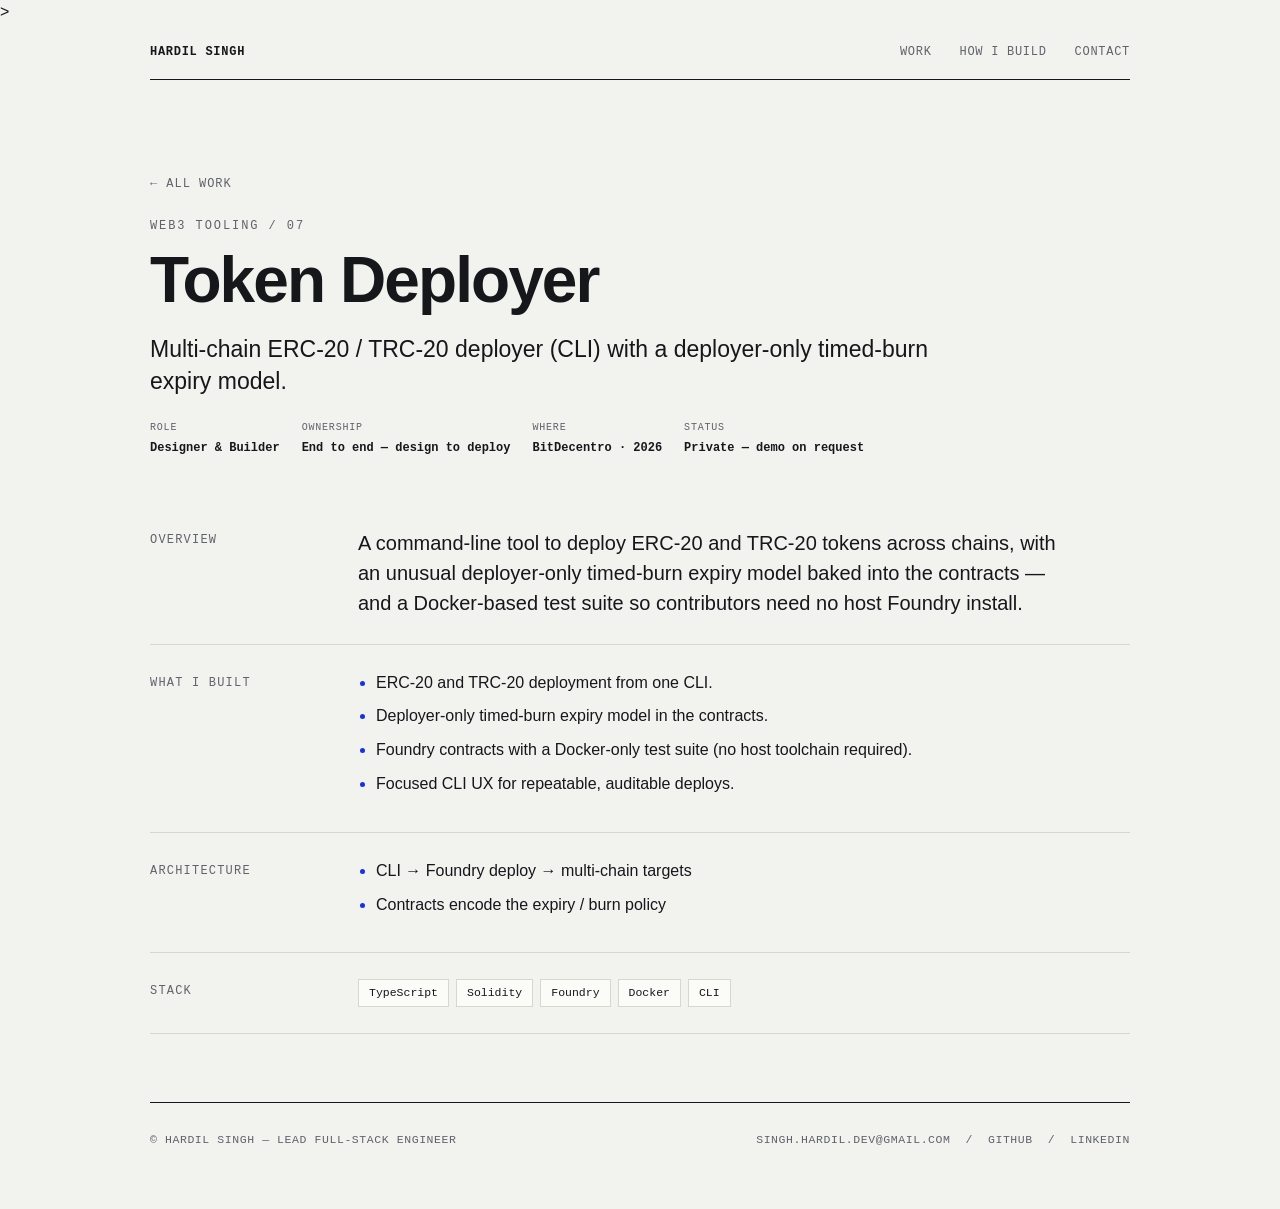
<file: projects/token-deployer.html>
<!doctype html>
<html lang="en">
<head>
<meta charset="utf-8">
<meta name="viewport" content="width=device-width, initial-scale=1">
<title>Token Deployer — Hardil Singh</title>
<meta name="description" content="Multi-chain ERC-20 / TRC-20 deployer (CLI) with a deployer-only timed-burn expiry model."
<meta property="og:type" content="website">
<meta property="og:url" content="https://hardil-bitdecentro.github.io/projects/token-deployer.html">
<meta property="og:title" content="Token Deployer — Hardil Singh">
<meta property="og:description" content="Multi-chain ERC-20 / TRC-20 deployer (CLI) with a deployer-only timed-burn expiry model.">
<meta property="og:image" content="https://hardil-bitdecentro.github.io/og.png">
<meta property="og:image:width" content="1200">
<meta property="og:image:height" content="630">
<meta name="twitter:card" content="summary_large_image">
<meta name="twitter:image" content="https://hardil-bitdecentro.github.io/og.png">>
<link rel="stylesheet" href="/style.css">
</head>
<body><div class="wrap"><div class="top">
  <a class="nm" href="/">HARDIL SINGH</a>
  <nav>
    <a href="/#work">Work</a>
    <a href="/#how">How I build</a>
    <a href="mailto:singh.hardil.dev@gmail.com">Contact</a>
  </nav>
</div></div><div class="wrap">
  <header class="hero" style="padding-bottom:8px;">
    <a class="backlink" href="/#work">&larr; All work</a>
    <div class="kicker" style="margin-top:22px;">Web3 tooling / 07</div>
    <h1 style="font-size:clamp(38px,7vw,64px);">Token Deployer</h1>
    <p class="sub">Multi-chain ERC-20 / TRC-20 deployer (CLI) with a deployer-only timed-burn expiry model.</p>
    <div class="detail-meta">
      <div><span>Role</span><b>Designer &amp; Builder</b></div>
      <div><span>Ownership</span><b>End to end — design to deploy</b></div>
      <div><span>Where</span><b>BitDecentro · 2026</b></div>
      <div><span>Status</span><b>Private — demo on request</b></div>
    </div>
  </header>

  <section style="padding-top:36px;">
    <div class="body-cols"><div class="lbl">Overview</div><p class="lede">A command-line tool to deploy ERC-20 and TRC-20 tokens across chains, with an unusual deployer-only timed-burn expiry model baked into the contracts — and a Docker-based test suite so contributors need no host Foundry install.</p></div>
    <div class="body-cols"><div class="lbl">What I built</div><ul><li>ERC-20 and TRC-20 deployment from one CLI.</li><li>Deployer-only timed-burn expiry model in the contracts.</li><li>Foundry contracts with a Docker-only test suite (no host toolchain required).</li><li>Focused CLI UX for repeatable, auditable deploys.</li></ul></div>
    <div class="body-cols"><div class="lbl">Architecture</div><ul><li>CLI → Foundry deploy → multi-chain targets</li><li>Contracts encode the expiry / burn policy</li></ul></div>
    <div class="body-cols"><div class="lbl">Stack</div><div class="chips"><span>TypeScript</span><span>Solidity</span><span>Foundry</span><span>Docker</span><span>CLI</span></div></div>
  </section>
</div><div class="wrap"><footer>
  <span>© Hardil Singh — Lead Full-Stack Engineer</span>
  <span><a href="mailto:singh.hardil.dev@gmail.com">singh.hardil.dev@gmail.com</a> &nbsp;/&nbsp; <a href="https://github.com/hardil-bitdecentro">GitHub</a> &nbsp;/&nbsp; <a href="https://www.linkedin.com/in/hardil-singh-a0726788">LinkedIn</a></span>
</footer></div></body></html>
</file>
<file: style.css>
:root{
  --paper:#f2f2ee; --card:#fbfbf8; --ink:#16171b; --sub:#5f636b; --line:#d7d7cf;
  --accent:#1631e6; --live:#0a7d3c; --hair:#c9c9bf;
  --mono:ui-monospace,"SF Mono","JetBrains Mono",Menlo,Consolas,monospace;
  --sans:"Helvetica Neue",Helvetica,Arial,sans-serif;
}
*{box-sizing:border-box;}
html{scroll-behavior:smooth;-webkit-text-size-adjust:100%;}
body{margin:0;background:var(--paper);color:var(--ink);font-family:var(--sans);font-size:16px;line-height:1.55;-webkit-font-smoothing:antialiased;}
a{color:inherit;text-decoration:none;}
::selection{background:var(--accent);color:#fff;}
.wrap{max-width:1060px;margin:0 auto;padding:0 clamp(20px,4vw,40px);}
.mono{font-family:var(--mono);}

/* top bar */
.top{display:flex;justify-content:space-between;align-items:center;padding:18px 0;
  border-bottom:1.5px solid var(--ink);font-family:var(--mono);font-size:12px;
  letter-spacing:.06em;text-transform:uppercase;}
.top .nm{font-weight:700;}
.top nav a{margin-left:20px;color:var(--sub);}
.top nav a:hover{color:var(--accent);}

/* hero */
.hero{padding:clamp(48px,9vw,90px) 0 40px;}
.kicker{font-family:var(--mono);font-size:12px;letter-spacing:.16em;text-transform:uppercase;color:var(--sub);}
h1{font-weight:800;letter-spacing:-.03em;line-height:.96;margin:14px 0 0;}
.hero h1{font-size:clamp(42px,9vw,86px);}
.hero .sub{font-size:clamp(17px,2.4vw,23px);max-width:62ch;margin:22px 0 0;color:var(--ink);font-weight:500;line-height:1.4;}
.hero .sub b{font-weight:700;}
.links{display:flex;flex-wrap:wrap;gap:10px 10px;margin-top:30px;font-family:var(--mono);font-size:12.5px;}
.links a{border:1.5px solid var(--ink);padding:9px 14px;letter-spacing:.03em;text-transform:uppercase;transition:.12s;}
.links a:hover{background:var(--ink);color:var(--paper);}
.links a.pr{background:var(--ink);color:var(--paper);}
.links a.pr:hover{background:var(--accent);border-color:var(--accent);}

/* fact strip */
.facts{display:grid;grid-template-columns:repeat(4,1fr);border-top:1px solid var(--line);margin-top:44px;}
.facts div{padding:14px 16px 14px 0;border-bottom:1px solid var(--line);font-family:var(--mono);}
.facts span{display:block;color:var(--sub);text-transform:uppercase;letter-spacing:.09em;font-size:10px;margin-bottom:5px;}
.facts b{font-weight:600;font-size:13.5px;}
@media(max-width:680px){.facts{grid-template-columns:repeat(2,1fr);}}

/* section header */
section{padding:clamp(44px,7vw,68px) 0;}
.sh{display:flex;justify-content:space-between;align-items:baseline;gap:16px;
  padding-bottom:14px;border-bottom:1.5px solid var(--ink);}
.sh h2{font-family:var(--mono);font-size:13px;text-transform:uppercase;letter-spacing:.14em;font-weight:700;margin:0;}
.sh .c{font-family:var(--mono);font-size:11px;color:var(--sub);text-transform:uppercase;letter-spacing:.08em;}

/* project index */
.index a.row{display:grid;grid-template-columns:52px 1fr;gap:24px;
  padding:24px 0;border-bottom:1px solid var(--line);transition:padding .14s,background .14s;}
.index a.row:hover{padding-left:12px;background:linear-gradient(90deg,rgba(22,49,230,.05),transparent 70%);}
.index .num{font-family:var(--mono);font-size:13px;color:var(--accent);padding-top:9px;}
.index .rowtop{display:flex;justify-content:space-between;align-items:baseline;gap:20px;}
.index .nm{font-size:clamp(22px,3.4vw,31px);font-weight:800;letter-spacing:-.02em;line-height:1.05;}
.index .cat{font-family:var(--mono);font-size:11px;color:var(--sub);text-transform:uppercase;letter-spacing:.11em;margin-top:9px;}
.index .desc{font-size:14.5px;color:var(--sub);margin-top:9px;max-width:60ch;line-height:1.5;}
.index .side{text-align:right;white-space:nowrap;font-family:var(--mono);}
.status{font-family:var(--mono);font-size:11px;text-transform:uppercase;letter-spacing:.06em;}
.status.live{color:var(--live);}
.status.live::before{content:"\25CF\00a0";}
.status.priv{color:var(--sub);}
.index .go{display:block;font-family:var(--mono);font-size:11.5px;color:var(--sub);margin-top:6px;}
.index a.row:hover .go{color:var(--accent);}
@media(max-width:560px){.index a.row{grid-template-columns:34px 1fr;gap:14px;}.index .rowtop{flex-direction:column;gap:5px;}.index .side{text-align:left;}}

/* process (numbered) */
.proc{display:grid;grid-template-columns:repeat(5,1fr);border-top:1px solid var(--line);}
.proc .st{padding:22px 18px 24px 0;border-bottom:1px solid var(--line);}
.proc .st .n{font-family:var(--mono);font-size:12px;color:var(--accent);}
.proc .st h3{font-size:17px;font-weight:800;letter-spacing:-.01em;margin:10px 0 8px;}
.proc .st p{font-size:13px;color:var(--sub);margin:0 0 12px;line-height:1.5;}
.proc .st .tool{font-family:var(--mono);font-size:10.5px;color:var(--ink);text-transform:uppercase;letter-spacing:.04em;border-top:1px solid var(--hair);padding-top:8px;}
@media(max-width:820px){.proc{grid-template-columns:1fr 1fr;}}
@media(max-width:520px){.proc{grid-template-columns:1fr;}}
.loop{font-family:var(--mono);font-size:12px;color:var(--sub);margin-top:16px;text-transform:uppercase;letter-spacing:.05em;}
.loop b{color:var(--accent);}

/* architecture schematic */
.arch{margin-top:8px;border:1.5px solid var(--ink);}
.layer{display:grid;grid-template-columns:200px 1fr;gap:20px;padding:14px 18px;border-bottom:1px solid var(--line);}
.layer:last-child{border-bottom:none;}
.layer .ln{font-family:var(--mono);font-size:12px;font-weight:700;text-transform:uppercase;letter-spacing:.05em;}
.layer .ld{font-size:13.5px;color:var(--sub);line-height:1.5;}
.layer.hot{background:var(--card);}
.layer.hot .ln{color:var(--accent);}
@media(max-width:560px){.layer{grid-template-columns:1fr;gap:4px;}}

/* prose / detail */
.lede{font-size:clamp(17px,2.2vw,20px);line-height:1.5;max-width:64ch;margin:0;}
.body-cols{display:grid;grid-template-columns:180px 1fr;gap:28px;padding:26px 0;border-bottom:1px solid var(--line);}
.body-cols .lbl{font-family:var(--mono);font-size:12px;text-transform:uppercase;letter-spacing:.1em;color:var(--sub);padding-top:3px;}
.body-cols ul{margin:0;padding-left:18px;}
.body-cols li{margin-bottom:9px;line-height:1.55;}
.body-cols li::marker{color:var(--accent);}
.body-cols p{margin:0;}
#writing .body-cols{border-bottom:none;padding:16px 0;}
#writing .body-cols a{color:var(--ink);font-weight:700;border-bottom:1.5px solid var(--line);}
#writing .body-cols a:hover{color:var(--accent);border-bottom-color:var(--accent);}
#writing{border-bottom:1px solid var(--line);}
.chips{display:flex;flex-wrap:wrap;gap:7px;}
.chips span{font-family:var(--mono);font-size:11.5px;border:1px solid var(--line);padding:4px 10px;color:var(--ink);background:var(--card);}
@media(max-width:620px){.body-cols{grid-template-columns:1fr;gap:8px;}}

/* also-built */
.also{display:grid;grid-template-columns:repeat(3,1fr);gap:0;border-top:1px solid var(--line);}
.also div{padding:18px 18px 20px 0;border-bottom:1px solid var(--line);font-size:14px;color:var(--sub);}
.also b{color:var(--ink);display:block;font-family:var(--mono);font-size:12px;text-transform:uppercase;letter-spacing:.06em;margin-bottom:7px;}
@media(max-width:680px){.also{grid-template-columns:1fr;}}

footer{border-top:1.5px solid var(--ink);padding:28px 0 60px;font-family:var(--mono);font-size:11.5px;
  text-transform:uppercase;letter-spacing:.05em;color:var(--sub);
  display:flex;justify-content:space-between;gap:16px;flex-wrap:wrap;}
footer a:hover{color:var(--accent);}
.backlink{font-family:var(--mono);font-size:12px;color:var(--sub);text-transform:uppercase;letter-spacing:.08em;}
.backlink:hover{color:var(--accent);}
.detail-meta{display:flex;flex-wrap:wrap;gap:22px;margin-top:22px;font-family:var(--mono);font-size:12px;}
.detail-meta div span{display:block;color:var(--sub);text-transform:uppercase;letter-spacing:.08em;font-size:10px;margin-bottom:4px;}
.detail-meta div b{font-weight:600;}
.detail-meta a{color:var(--accent);}
</file>
